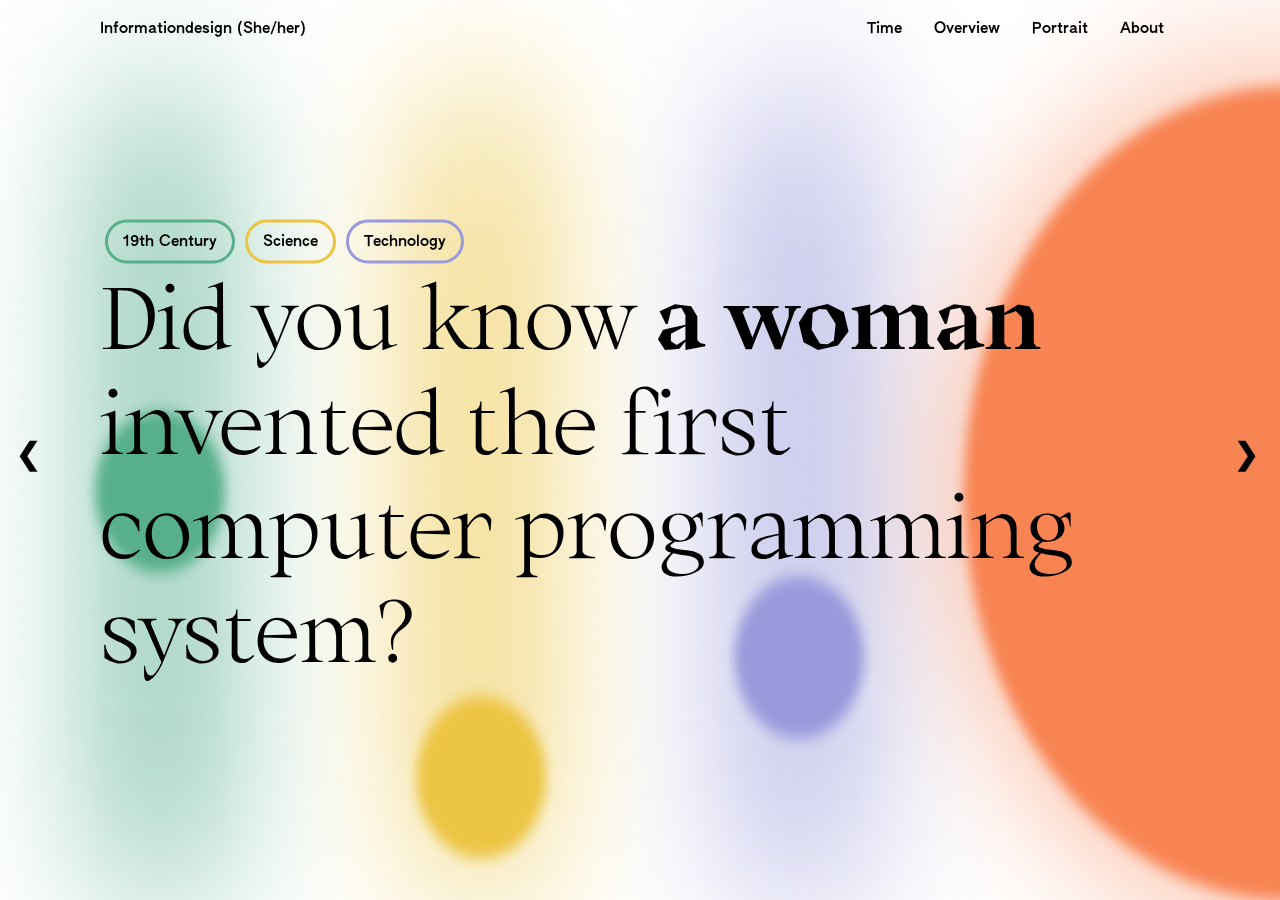
<file: informationdesign-she-her/index.html>
<!DOCTYPE html>
<html lang="en">
<head>
    <meta charset="UTF-8">
    <meta http-equiv="X-UA-Compatible" content="IE=edge">
    <meta name="viewport" content="width=device-width, initial-scale=1.0">
        <link rel="stylesheet" href="css/index.css">
    <title>Information Design (she/her)</title>
</head>

<body>
    <div class="mainbg">    
      <div class="bgimg">
        <img class="img" src="Blurybackground/01_Blurr_Ada_Lovelace.png" alt="blur">
      </div>
      
      <div class="bgimg">
        <img class="img" src="Blurybackground/02_Blurr_Alice_Urbach.png" alt="blur">
      </div>

      <div class="bgimg">
        <img class="img" src="Blurybackground/03_Blurr_Anna_Atkins.png" alt="blur">
      </div>

      <div class="bgimg">
        <img class="img" src="Blurybackground/04_Blurr_Deborah_Sussman.png" alt="blur">
      </div>

      <div class="bgimg">
        <img class="img" src="Blurybackground/05_Blurr_Emma_Willard.png" alt="blur">
      </div>
      

      <div class="bgimg">
        <img class="img" src="Blurybackground/06_Blurr_Frederica_Fragapane.png" alt="blur">
      </div>
   

      <div class="bgimg">
        <img class="img" src="Blurybackground/07_Blurr_Florence_Nightingale.png" alt="blur">
      </div>
    

      <div class="bgimg">
        <img class="img" src="Blurybackground/08_Blurr_Giorgia_Lupi.png" alt="blur">
      </div>

    

      <div class="bgimg">
        <img class="img" src="Blurybackground/09_Blurr_Jane_Davis_Doggett.png" alt="blur">
      </div>
  
    

      <div class="bgimg">
        <img class="img" src="Blurybackground/10_Blurr_Luna_Maurer.png" alt="blur">
      </div>

    
      <div class="bgimg">
        <img class="img" src="Blurybackground/11_Blurr_Maria_Sibylla_Merian.png" alt="blur">
      </div>
      
    
      <div class="bgimg">
        <img class="img" src="Blurybackground/12_Blurr_Marie_Neurath.png" alt="blur">
      </div>
      
    
      <div class="bgimg">
        <img class="img" src="Blurybackground/13_Blurr_Marie_Tharp.png" alt="blur">
      </div>
    
    
      <div class="bgimg">
        <img class="img" src="Blurybackground/14_Blurr_Muriel_Cooper.png" alt="blur">
      </div>
    
    
      <div class="bgimg">
        <img class="img" src="Blurybackground/15_Blurr_Sandra_Rendgen.png" alt="blur">
      </div>
    
    
      <div class="bgimg">
        <img class="img" src="Blurybackground/16_Blurr_Stefanie_Posavec.png" alt="blur">
      </div>    
    
      <div class="bgimg">
        <img class="img" src="Blurybackground/17_Blurr_Susan_Kare.png" alt="blur">
      </div>
    
    
      <div class="bgimg">
        <img class="img" src="Blurybackground/18_Blurr_Sylvia_Harris.png" alt="blur">
      </div>
    </div>

  <section class="mynavibar" id="navibar">
      <div class="leftnav"><a href='index.html'>Informationdesign (She/her)</a>
      </div>

      <input id="menu-toggle" type="checkbox" />
      <label class='menu-button-container' for="menu-toggle">
      <div class='menu-button'></div>
    </label>
      <div class="rightnav">
        <a href='html/time.html'>Time</a>
        <a href='html/tags.html'>Overview</a>
        <a href='html/designers.html'>Portrait</a>
        <a href='html/about.html'>About</a>
      </div>
  </section>

    <div class="mainContainer">
      <div class="slideshow-container">
      </div>
    </div>

  <a class="next" onclick="plusSlides(1)">&#10095;</a>
  <a class="prev" onclick="plusSlides(-1)">&#10094;</a>
    
  <script src="js/slidercontent.js"></script>
  <script src="js/slider01.js"></script>
</body>
</html>
</file>
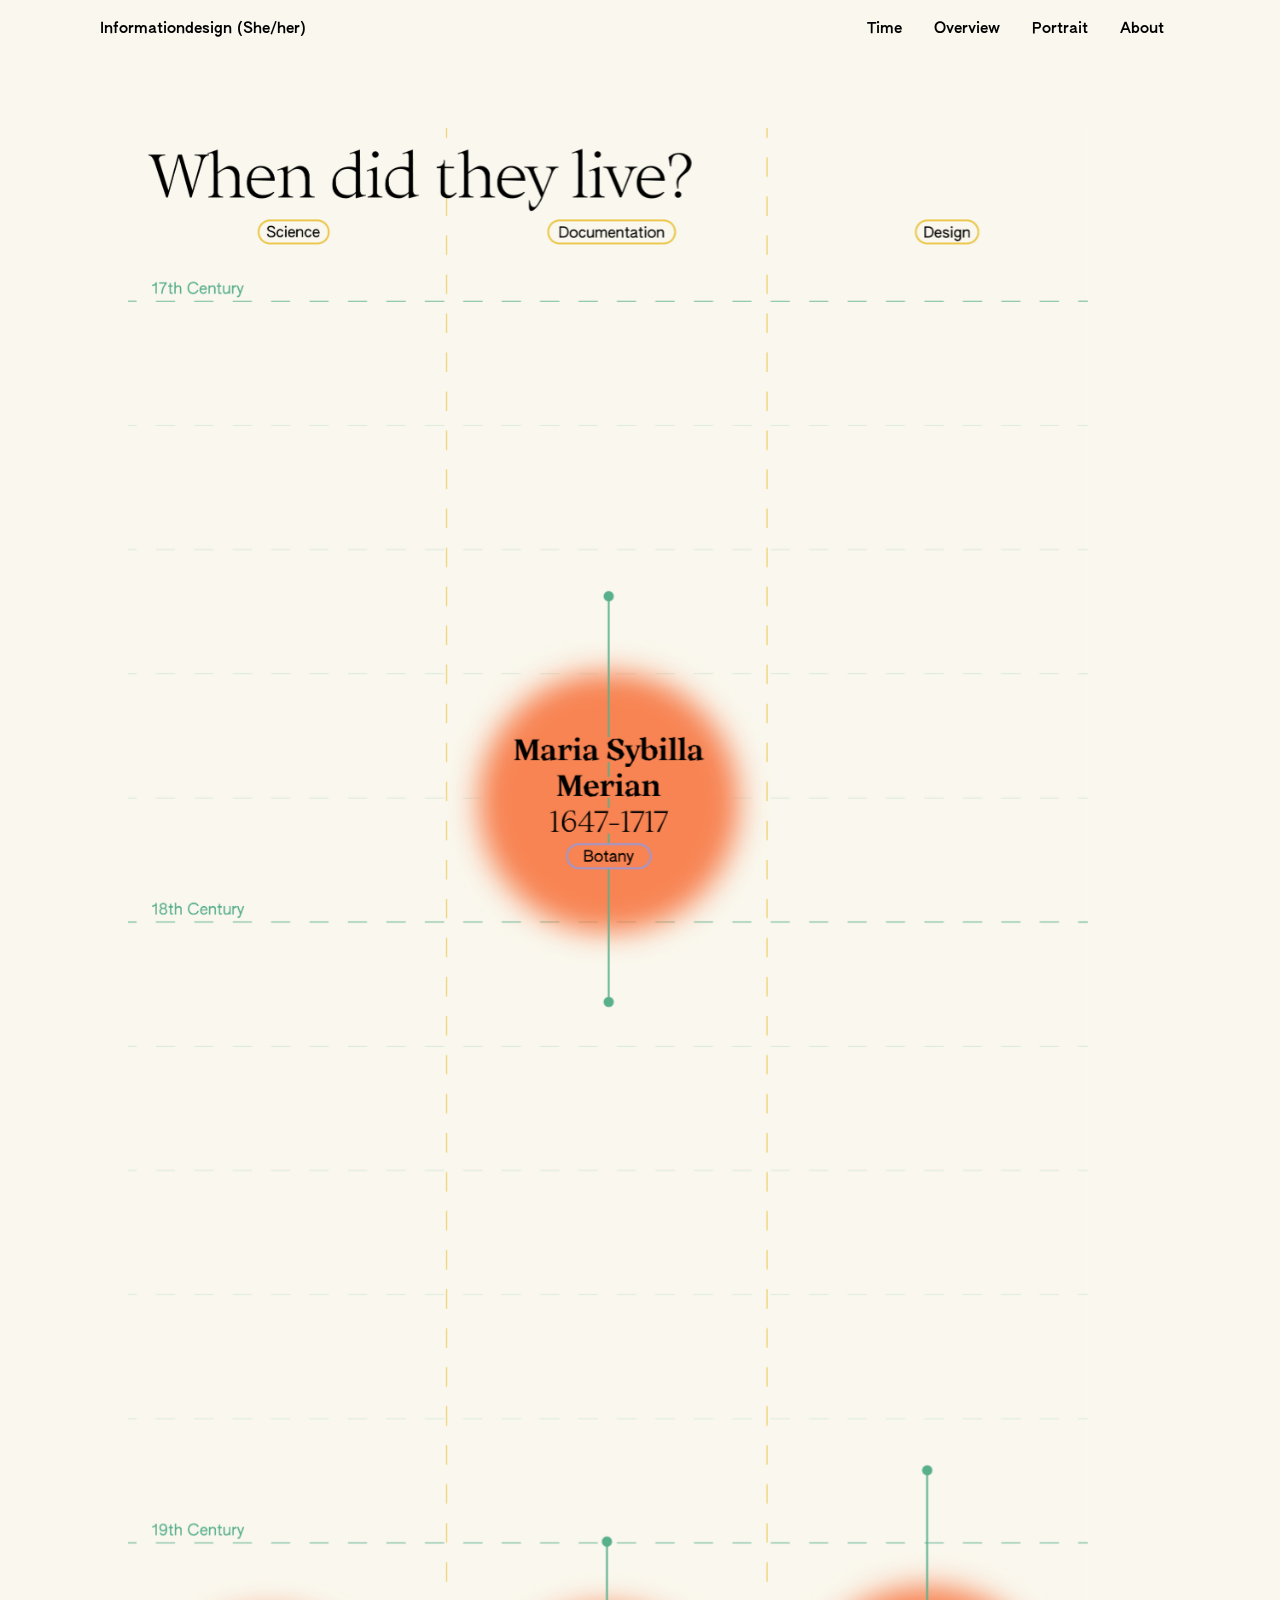
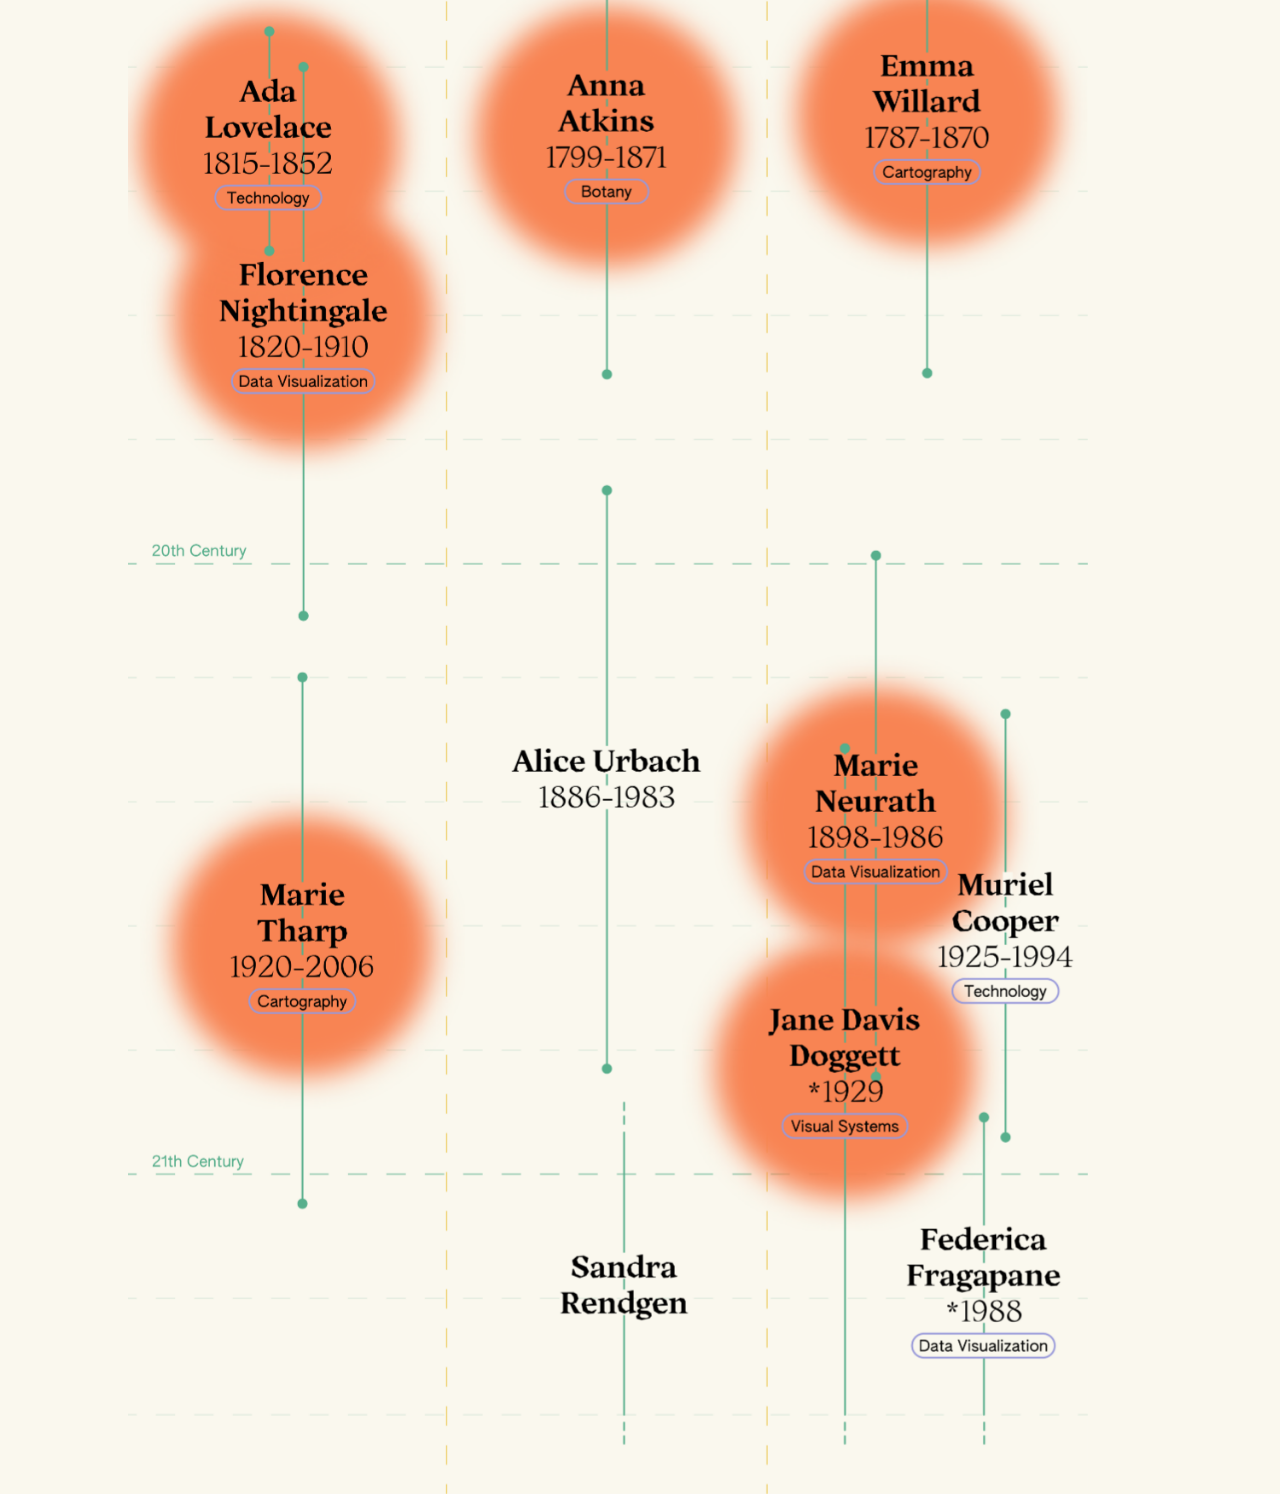
<file: informationdesign-she-her/html/time.html>
<!DOCTYPE html>
<html lang="en">
<head>
    <meta charset="UTF-8">
    <meta http-equiv="X-UA-Compatible" content="IE=edge">
    <meta name="viewport" content="width=device-width, initial-scale=1.0">
    
    <link rel="stylesheet" href="../css/index.css">
    <link rel="stylesheet" href="../css/timeline.css">
    
    <title>Infotmation Design (she/her)</title>
</head>

<body>

  
  

  <section class="mynavibar" id="navibar">
      <div class="leftnav">
          <a href='../index.html'>Informationdesign (She/her)</a>
      </div>
      <input id="menu-toggle" type="checkbox" />
      <label class='menu-button-container' for="menu-toggle">
          <div class='menu-button'></div>
      </label>
      <div class="rightnav">
          <a href='time.html'>Time</a>
          <a href='tags.html'>Overview</a>
          <a href='designers.html'>Portrait</a>
          <a href='about.html'>About</a>
      </div>
  </section>

  <div class="timelinemain1">
    <div class="timelineimg">
      <img class="timeline1" src="../timeline/Timeline_Infodesign_Dara_Desktop_D.1.3-desktop%20Kopie.png" alt="">
    </div>
  </div>
  
  <div class="timelinemain2">
  <img class="timeline2" src="../timeline/1B.1-mobil.png" alt="">
  </div>
  
  <script src="../js/navbar.js"></script>
  <script src="https://informationdesignsheher.netlify.app/html/js/functions.js"></script> 
  <script src="https://informationdesignsheher.netlify.app/html/js/01_filter.js"></script> 
  
</body>
</html>
</file>
<file: informationdesign-she-her/css/index.css>
@import "about.css";
@import "colors.css";
@import "designers.css";
@import "filter.css";
@import "global.css";
@import "homepage.css";
@import "navbar.css";
@import "sizes.css";
</file>
<file: informationdesign-she-her/css/timeline.css>
* {
  padding: 0px;
  margin: 0px;
}

body{
  background-color: #FAF8EE;
}

.timelinemain1{
  height: auto;
  width: auto;
  padding: 10%;
  justify-content: center;
}

.timelinemain2{
  display: none;
}

.timeline1{
  position: absolute;
  height: auto;
  width: 75%;
}

.headerabout{
  font-family:"Ortica";
  font-size: 20px;
  position: fixed;
}

.btns{
  display:block;
  padding:20px;
  height: 80%;
}

.btn1{
  padding-top: 5px;
  margin-top: 100px;
}

.btn2{
  padding-top: 110px;
  margin-top: 100px;
}

.btn3{
  padding-top: 130px;
  margin-top: 100px;
}

.tagabout{
position: fixed;
border:3px solid var(--tag2color) ;
border-radius: 50px;

}

@media (max-width: 700px) {
  .timelinemain1{
    display: none;
  }

  .timelinemain2{
    display: block;
    height: auto;
    padding-top: 100px;
    justify-content: center;
  }
  
  .timeline1{
    display: none;
  }

  .timeline2{
    position:relative;
    padding-top: 120px;
    width: 100%;
  }
  
}
</file>
